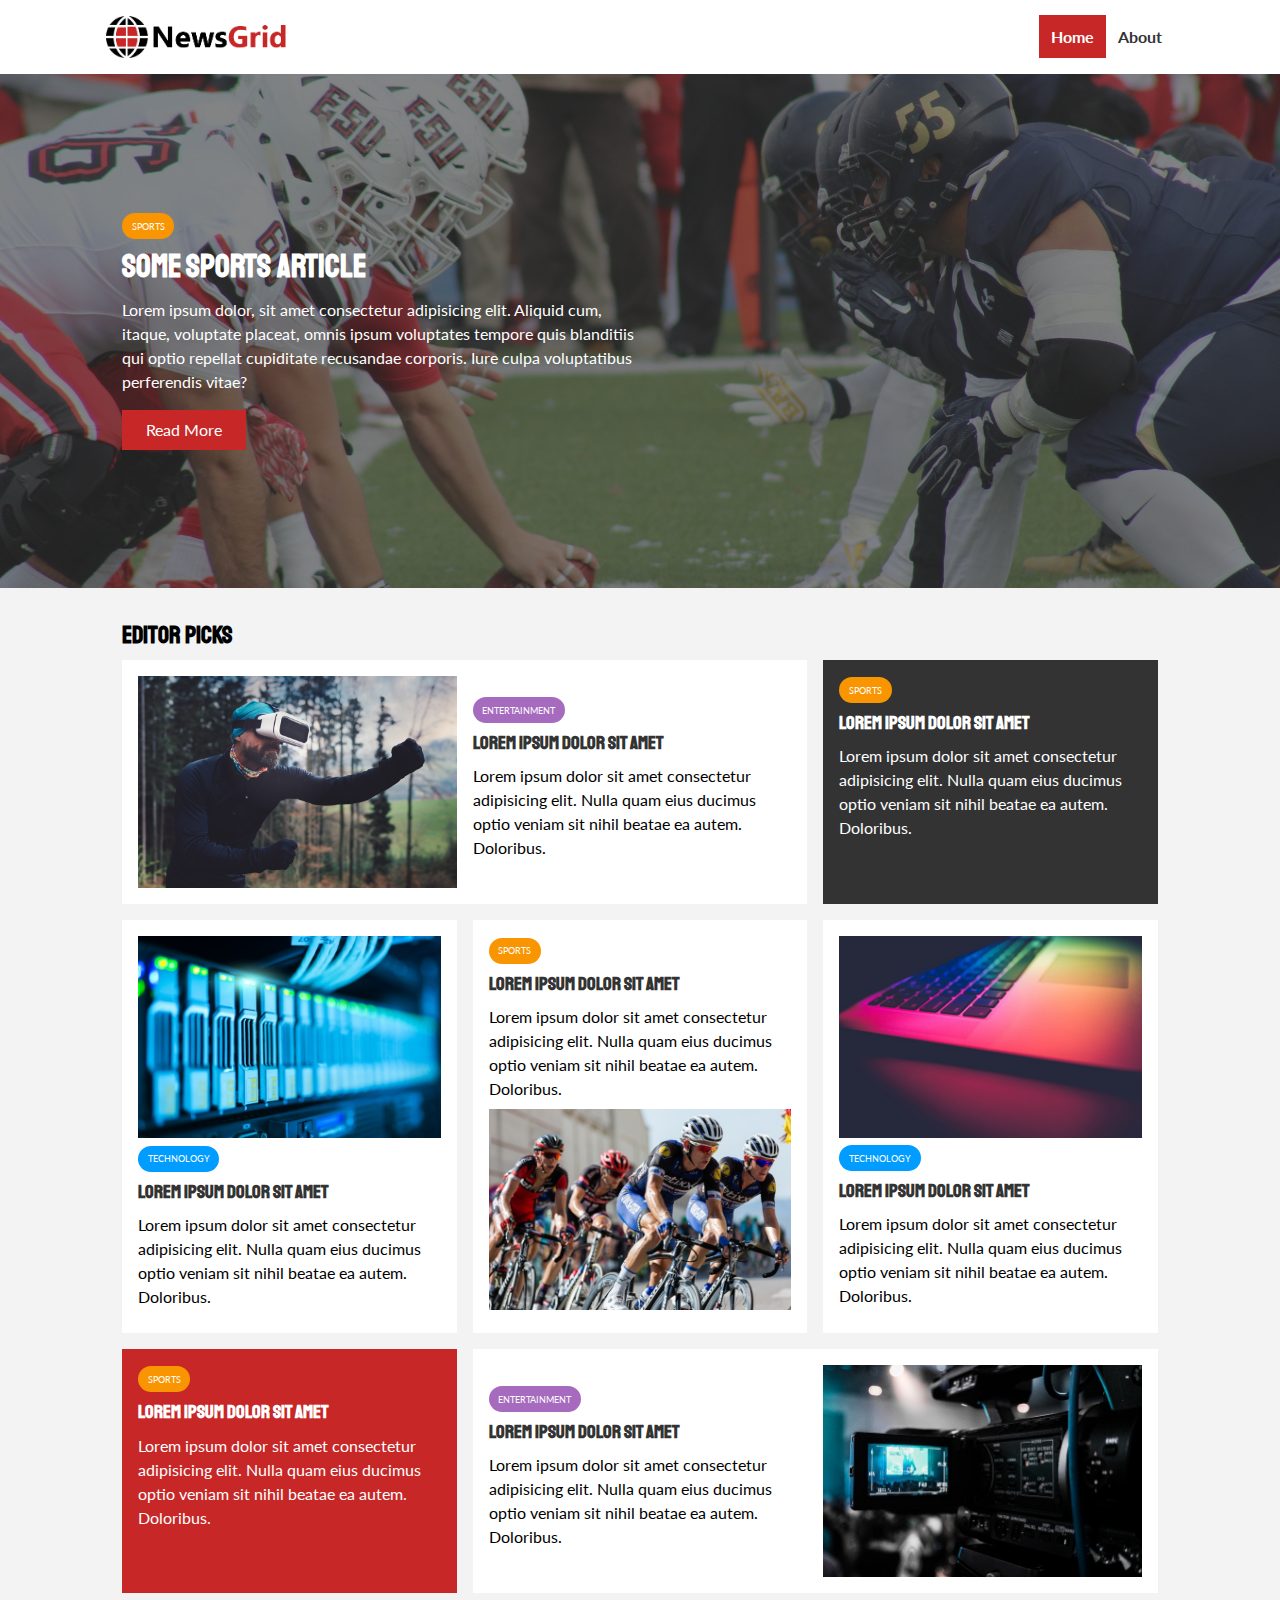
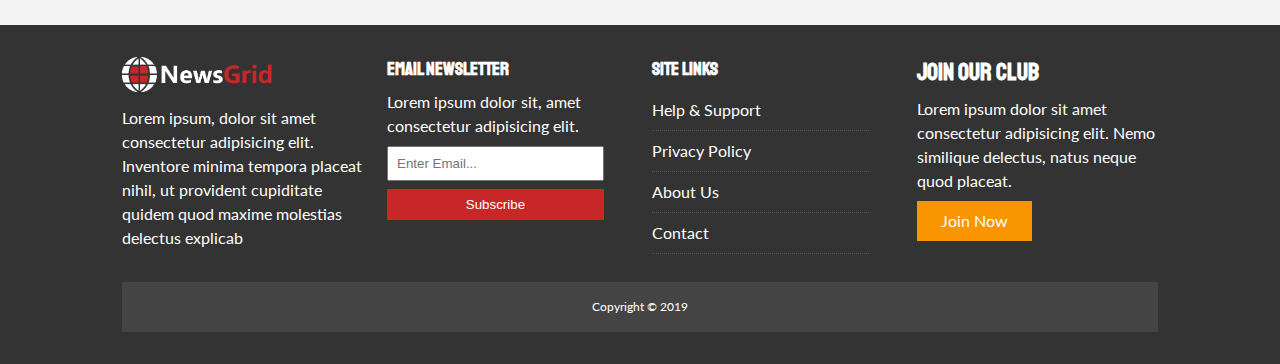
<file: index.html>
<!DOCTYPE html>
<html lang="en">
  <head>
    <meta charset="UTF-8" />
    <meta name="viewport" content="width=device-width, initial-scale=1.0" />
    <meta http-equiv="X-UA-Compatible" content="ie=edge" />
    <link
      href="https://fonts.googleapis.com/css?family=Lato|Staatliches&display=swap"
      rel="stylesheet"
    />
    <link rel="stylesheet" href="css/style.css" />
    <link
      rel="stylesheet"
      media="screen and (max-width: 768px)"
      href="css/mobile.css"
    />
    <link
      rel="stylesheet"
      href="https://use.fontawesome.com/releases/v5.7.2/css/all.css"
      integrity="sha384-fnmOCqbTlWIlj8LyTjo7mOUStjsKC4pOpQbqyi7RrhN7udi9RwhKkMHpvLbHG9Sr"
      crossorigin="anonymous"
    />
    <title>NewsGrid | Latest News</title>
  </head>
  <body>
    <nav id="main-nav">
      <div class="container">
        <img src="img/logo.png" alt="NewsGrid" class="logo" />
        <div class="social">
          <a href="http://facebook.com"
            ><i class="fab fa-facebook fa-2x"></i
          ></a>
          <a href="http://twitter.com"><i class="fab fa-twitter fa-2x"></i></a>
          <a href="http://instagram.com"
            ><i class="fab fa-instagram fa-2x"></i
          ></a>
          <a href="http://youtube.com"><i class="fab fa-youtube fa-2x"></i></a>
        </div>
        <ul>
          <li><a href="index.html" class="current">Home</a></li>
          <li><a href="about.html">About</a></li>
        </ul>
      </div>
    </nav>

    <!-- Showcase -->
    <header id="showcase">
      <div class="container">
        <div class="showcase-container">
          <div class="showcase-content">
            <div class="category category-sports">Sports</div>
            <h1>Some Sports Article</h1>
            <p>
              Lorem ipsum dolor, sit amet consectetur adipisicing elit. Aliquid
              cum, itaque, voluptate placeat, omnis ipsum voluptates tempore
              quis blanditiis qui optio repellat cupiditate recusandae corporis.
              Iure culpa voluptatibus perferendis vitae?
            </p>
            <a href="article.html" class="btn btn-primary">Read More</a>
          </div>
        </div>
      </div>
    </header>

    <!-- Home Articles -->
    <section id="home-articles" class="py-2">
      <div class="container">
        <h2>Editor Picks</h2>
        <div class="articles-container">
          <article class="card">
            <img src="img/articles/ent1.jpg" alt="" />
            <div>
              <div class="category category-ent">Entertainment</div>
              <h3>
                <a href="article.html">Lorem ipsum dolor sit amet</a>
              </h3>
              <p>
                Lorem ipsum dolor sit amet consectetur adipisicing elit. Nulla
                quam eius ducimus optio veniam sit nihil beatae ea autem.
                Doloribus.
              </p>
            </div>
          </article>
          <article class="card bg-dark">
            <div class="category category-sports">Sports</div>
            <h3>
              <a href="article.html">Lorem ipsum dolor sit amet</a>
            </h3>
            <p>
              Lorem ipsum dolor sit amet consectetur adipisicing elit. Nulla
              quam eius ducimus optio veniam sit nihil beatae ea autem.
              Doloribus.
            </p>
          </article>
          <article class="card">
            <img src="img/articles/tech1.jpg" alt="" />
            <div class="category category-tech">Technology</div>
            <h3>
              <a href="article.html">Lorem ipsum dolor sit amet</a>
            </h3>
            <p>
              Lorem ipsum dolor sit amet consectetur adipisicing elit. Nulla
              quam eius ducimus optio veniam sit nihil beatae ea autem.
              Doloribus.
            </p>
          </article>
          <article class="card">
            <div class="category category-sports">Sports</div>
            <h3>
              <a href="article.html">Lorem ipsum dolor sit amet</a>
            </h3>
            <p>
              Lorem ipsum dolor sit amet consectetur adipisicing elit. Nulla
              quam eius ducimus optio veniam sit nihil beatae ea autem.
              Doloribus.
            </p>
            <img src="img/articles/sports1.jpg" alt="" />
          </article>
          <article class="card">
            <img src="img/articles/tech2.jpg" alt="" />
            <div class="category category-tech">Technology</div>
            <h3>
              <a href="article.html">Lorem ipsum dolor sit amet</a>
            </h3>
            <p>
              Lorem ipsum dolor sit amet consectetur adipisicing elit. Nulla
              quam eius ducimus optio veniam sit nihil beatae ea autem.
              Doloribus.
            </p>
          </article>
          <article class="card bg-primary">
            <div class="category category-sports">Sports</div>
            <h3>
              <a href="article.html">Lorem ipsum dolor sit amet</a>
            </h3>
            <p>
              Lorem ipsum dolor sit amet consectetur adipisicing elit. Nulla
              quam eius ducimus optio veniam sit nihil beatae ea autem.
              Doloribus.
            </p>
          </article>
          <article class="card">
            <div>
              <div class="category category-ent">Entertainment</div>
              <h3>
                <a href="article.html">Lorem ipsum dolor sit amet</a>
              </h3>
              <p>
                Lorem ipsum dolor sit amet consectetur adipisicing elit. Nulla
                quam eius ducimus optio veniam sit nihil beatae ea autem.
                Doloribus.
              </p>
            </div>
            <img src="img/articles/ent2.jpg" alt="" />
          </article>
        </div>
      </div>
    </section>

    <!-- Footer -->
    <footer id="main-footer" class="py-2">
      <div class="container footer-container">
        <div>
          <img src="img/logo_light.png" alt="NewsGrid" />
          <p>
            Lorem ipsum, dolor sit amet consectetur adipisicing elit. Inventore
            minima tempora placeat nihil, ut provident cupiditate quidem quod
            maxime molestias delectus explicab
          </p>
        </div>
        <div>
          <h3>Email Newsletter</h3>
          <p>Lorem ipsum dolor sit, amet consectetur adipisicing elit.</p>
          <form>
            <input type="email" placeholder="Enter Email..." id="" />
            <input type="submit" value="Subscribe" class="btn btn-primary" />
          </form>
        </div>
        <div>
          <h3>Site Links</h3>
          <ul class="list">
            <li><a href="#">Help & Support</a></li>
            <li><a href="#">Privacy Policy</a></li>
            <li><a href="#">About Us</a></li>
            <li><a href="#">Contact</a></li>
          </ul>
        </div>
        <div>
          <h2>Join Our Club</h2>
          <p>
            Lorem ipsum dolor sit amet consectetur adipisicing elit. Nemo
            similique delectus, natus neque quod placeat.
          </p>
          <a href="#" class="btn btn-secondary">Join Now</a>
        </div>
        <div>
          <p>Copyright &copy; 2019</p>
        </div>
      </div>
    </footer>
  </body>
</html>
</file>
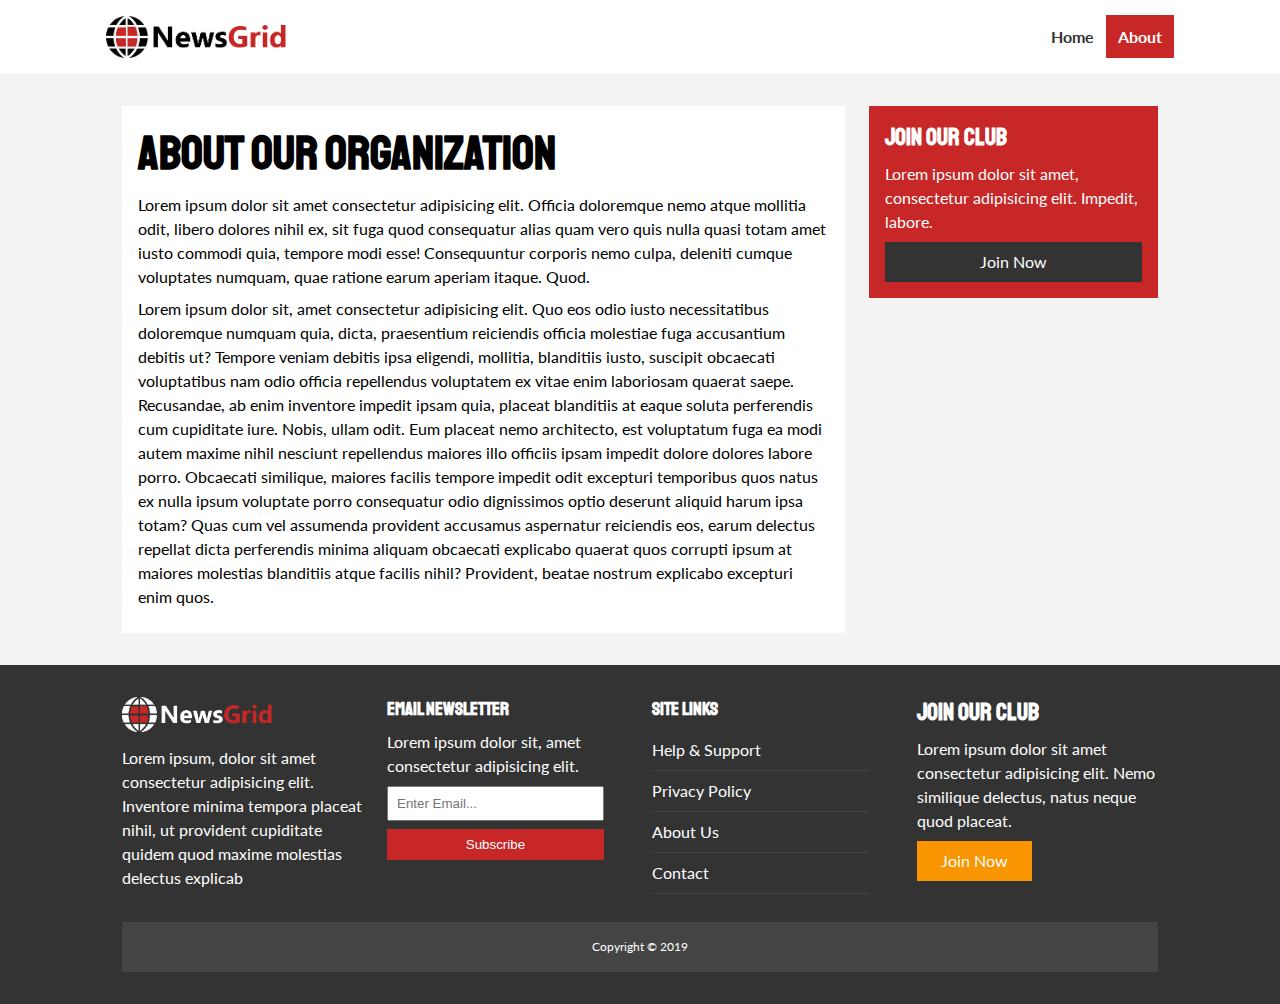
<file: about.html>
<!DOCTYPE html>
<html lang="en">
  <head>
    <meta charset="UTF-8" />
    <meta name="viewport" content="width=device-width, initial-scale=1.0" />
    <meta http-equiv="X-UA-Compatible" content="ie=edge" />
    <title>NewsGrid | About</title>

    <link
      href="https://fonts.googleapis.com/css?family=Lato|Staatliches"
      rel="stylesheet"
    />

    <link
      rel="stylesheet"
      href="https://use.fontawesome.com/releases/v5.7.2/css/all.css"
      integrity="sha384-fnmOCqbTlWIlj8LyTjo7mOUStjsKC4pOpQbqyi7RrhN7udi9RwhKkMHpvLbHG9Sr"
      crossorigin="anonymous"
    />

    <link rel="stylesheet" href="css/style.css" />
    <link
      rel="stylesheet"
      href="css/mobile.css"
      media="screen and (max-width: 768px)"
    />
  </head>
  <body>
    <nav id="main-nav">
      <div class="container">
        <img src="img/logo.png" alt="News Grid" class="logo" />
        <div class="social">
          <a href="http://facebook.com"
            ><i class="fab fa-facebook fa-2x" target="_blank"></i
          ></a>
          <a href="http://twitter.com"
            ><i class="fab fa-twitter fa-2x" target="_blank"></i
          ></a>
          <a href="http://instagram.com"
            ><i class="fab fa-instagram fa-2x" target="_blank"></i
          ></a>
          <a href="http://youtube.com"
            ><i class="fab fa-youtube fa-2x" target="_blank"></i
          ></a>
        </div>
        <ul>
          <li><a href="index.html">Home</a></li>
          <li><a href="about.html" class="current">About</a></li>
        </ul>
      </div>
    </nav>

    <section id="about">
      <div class="container">
        <div class="page-container">
          <article class="card">
            <h1 class="l-heading">About Our Organization</h1>
            <p>
              Lorem ipsum dolor sit amet consectetur adipisicing elit. Officia
              doloremque nemo atque mollitia odit, libero dolores nihil ex, sit
              fuga quod consequatur alias quam vero quis nulla quasi totam amet
              iusto commodi quia, tempore modi esse! Consequuntur corporis nemo
              culpa, deleniti cumque voluptates numquam, quae ratione earum
              aperiam itaque. Quod.
            </p>
            <p>
              Lorem ipsum dolor sit, amet consectetur adipisicing elit. Quo eos
              odio iusto necessitatibus doloremque numquam quia, dicta,
              praesentium reiciendis officia molestiae fuga accusantium debitis
              ut? Tempore veniam debitis ipsa eligendi, mollitia, blanditiis
              iusto, suscipit obcaecati voluptatibus nam odio officia
              repellendus voluptatem ex vitae enim laboriosam quaerat saepe.
              Recusandae, ab enim inventore impedit ipsam quia, placeat
              blanditiis at eaque soluta perferendis cum cupiditate iure. Nobis,
              ullam odit. Eum placeat nemo architecto, est voluptatum fuga ea
              modi autem maxime nihil nesciunt repellendus maiores illo officiis
              ipsam impedit dolore dolores labore porro. Obcaecati similique,
              maiores facilis tempore impedit odit excepturi temporibus quos
              natus ex nulla ipsum voluptate porro consequatur odio dignissimos
              optio deserunt aliquid harum ipsa totam? Quas cum vel assumenda
              provident accusamus aspernatur reiciendis eos, earum delectus
              repellat dicta perferendis minima aliquam obcaecati explicabo
              quaerat quos corrupti ipsum at maiores molestias blanditiis atque
              facilis nihil? Provident, beatae nostrum explicabo excepturi enim
              quos.
            </p>
          </article>
          <aside class="card bg-primary">
            <h2>Join Our Club</h2>
            <p>
              Lorem ipsum dolor sit amet, consectetur adipisicing elit. Impedit,
              labore.
            </p>
            <a href="#" class="btn btn-dark btn-block">Join Now</a>
          </aside>
        </div>
      </div>
    </section>

    <!-- Footer -->
    <footer id="main-footer" class="py-2">
      <div class="container footer-container">
        <div>
          <img src="img/logo_light.png" alt="NewsGrid" />
          <p>
            Lorem ipsum, dolor sit amet consectetur adipisicing elit. Inventore
            minima tempora placeat nihil, ut provident cupiditate quidem quod
            maxime molestias delectus explicab
          </p>
        </div>
        <div>
          <h3>Email Newsletter</h3>
          <p>Lorem ipsum dolor sit, amet consectetur adipisicing elit.</p>
          <form>
            <input type="email" placeholder="Enter Email..." id="" />
            <input type="submit" value="Subscribe" class="btn btn-primary" />
          </form>
        </div>
        <div>
          <h3>Site Links</h3>
          <ul class="list">
            <li><a href="#">Help & Support</a></li>
            <li><a href="#">Privacy Policy</a></li>
            <li><a href="#">About Us</a></li>
            <li><a href="#">Contact</a></li>
          </ul>
        </div>
        <div>
          <h2>Join Our Club</h2>
          <p>
            Lorem ipsum dolor sit amet consectetur adipisicing elit. Nemo
            similique delectus, natus neque quod placeat.
          </p>
          <a href="#" class="btn btn-secondary">Join Now</a>
        </div>
        <div>
          <p>Copyright &copy; 2019</p>
        </div>
      </div>
    </footer>
  </body>
</html>
</file>
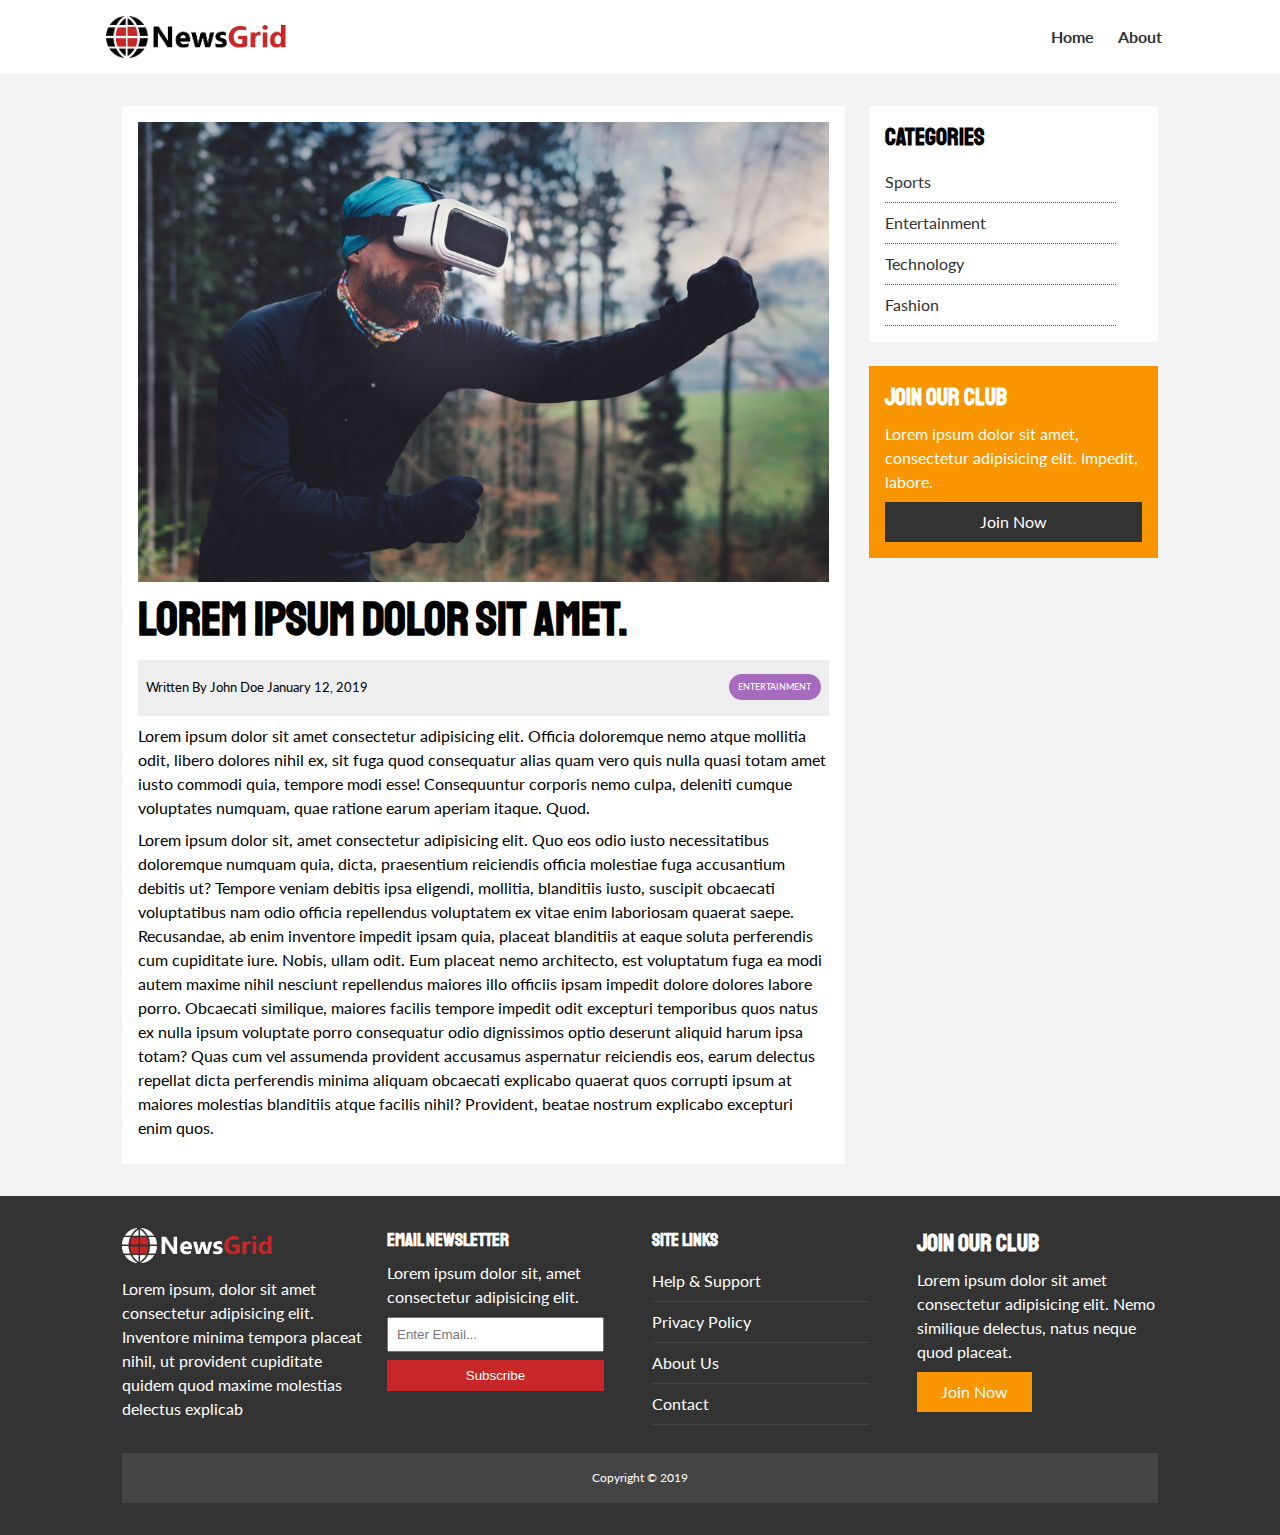
<file: article.html>
<!DOCTYPE html>
<html lang="en">
  <head>
    <meta charset="UTF-8" />
    <meta name="viewport" content="width=device-width, initial-scale=1.0" />
    <meta http-equiv="X-UA-Compatible" content="ie=edge" />
    <title>NewsGrid | Latest News</title>

    <link
      href="https://fonts.googleapis.com/css?family=Lato|Staatliches"
      rel="stylesheet"
    />

    <link
      rel="stylesheet"
      href="https://use.fontawesome.com/releases/v5.7.2/css/all.css"
      integrity="sha384-fnmOCqbTlWIlj8LyTjo7mOUStjsKC4pOpQbqyi7RrhN7udi9RwhKkMHpvLbHG9Sr"
      crossorigin="anonymous"
    />

    <link rel="stylesheet" href="css/style.css" />
    <link
      rel="stylesheet"
      href="css/mobile.css"
      media="screen and (max-width: 768px)"
    />
  </head>
  <body>
    <nav id="main-nav">
      <div class="container">
        <img src="img/logo.png" alt="News Grid" class="logo" />
        <div class="social">
          <a href="http://facebook.com"
            ><i class="fab fa-facebook fa-2x" target="_blank"></i
          ></a>
          <a href="http://twitter.com"
            ><i class="fab fa-twitter fa-2x" target="_blank"></i
          ></a>
          <a href="http://instagram.com"
            ><i class="fab fa-instagram fa-2x" target="_blank"></i
          ></a>
          <a href="http://youtube.com"
            ><i class="fab fa-youtube fa-2x" target="_blank"></i
          ></a>
        </div>
        <ul>
          <li><a href="index.html">Home</a></li>
          <li><a href="about.html">About</a></li>
        </ul>
      </div>
    </nav>

    <section id="article">
      <div class="container">
        <div class="page-container">
          <article class="card">
            <img src="img/articles/ent1.jpg" alt="" />
            <h1 class="l-heading">Lorem ipsum dolor sit amet.</h1>
            <div class="meta">
              <small>
                <i class="fas fa-user"></i> Written By John Doe January 12, 2019
              </small>
              <div class="category category-ent">Entertainment</div>
            </div>
            <p>
              Lorem ipsum dolor sit amet consectetur adipisicing elit. Officia
              doloremque nemo atque mollitia odit, libero dolores nihil ex, sit
              fuga quod consequatur alias quam vero quis nulla quasi totam amet
              iusto commodi quia, tempore modi esse! Consequuntur corporis nemo
              culpa, deleniti cumque voluptates numquam, quae ratione earum
              aperiam itaque. Quod.
            </p>
            <p>
              Lorem ipsum dolor sit, amet consectetur adipisicing elit. Quo eos
              odio iusto necessitatibus doloremque numquam quia, dicta,
              praesentium reiciendis officia molestiae fuga accusantium debitis
              ut? Tempore veniam debitis ipsa eligendi, mollitia, blanditiis
              iusto, suscipit obcaecati voluptatibus nam odio officia
              repellendus voluptatem ex vitae enim laboriosam quaerat saepe.
              Recusandae, ab enim inventore impedit ipsam quia, placeat
              blanditiis at eaque soluta perferendis cum cupiditate iure. Nobis,
              ullam odit. Eum placeat nemo architecto, est voluptatum fuga ea
              modi autem maxime nihil nesciunt repellendus maiores illo officiis
              ipsam impedit dolore dolores labore porro. Obcaecati similique,
              maiores facilis tempore impedit odit excepturi temporibus quos
              natus ex nulla ipsum voluptate porro consequatur odio dignissimos
              optio deserunt aliquid harum ipsa totam? Quas cum vel assumenda
              provident accusamus aspernatur reiciendis eos, earum delectus
              repellat dicta perferendis minima aliquam obcaecati explicabo
              quaerat quos corrupti ipsum at maiores molestias blanditiis atque
              facilis nihil? Provident, beatae nostrum explicabo excepturi enim
              quos.
            </p>
          </article>

          <aside class="card" id="categories">
            <h2>Categories</h2>
            <ul class="list">
              <li>
                <a href="#"><i class="fas fa-chevron-right"></i> Sports</a>
              </li>
              <li>
                <a href="#"
                  ><i class="fas fa-chevron-right"></i> Entertainment</a
                >
              </li>
              <li>
                <a href="#"><i class="fas fa-chevron-right"></i> Technology</a>
              </li>
              <li>
                <a href="#"><i class="fas fa-chevron-right"></i> Fashion</a>
              </li>
            </ul>
          </aside>
          <aside class="card bg-secondary">
            <h2>Join Our Club</h2>
            <p>
              Lorem ipsum dolor sit amet, consectetur adipisicing elit. Impedit,
              labore.
            </p>
            <a href="#" class="btn btn-dark btn-block">Join Now</a>
          </aside>
        </div>
      </div>
    </section>

    <!-- Footer -->
    <footer id="main-footer" class="py-2">
      <div class="container footer-container">
        <div>
          <img src="img/logo_light.png" alt="NewsGrid" />
          <p>
            Lorem ipsum, dolor sit amet consectetur adipisicing elit. Inventore
            minima tempora placeat nihil, ut provident cupiditate quidem quod
            maxime molestias delectus explicab
          </p>
        </div>
        <div>
          <h3>Email Newsletter</h3>
          <p>Lorem ipsum dolor sit, amet consectetur adipisicing elit.</p>
          <form>
            <input type="email" placeholder="Enter Email..." id="" />
            <input type="submit" value="Subscribe" class="btn btn-primary" />
          </form>
        </div>
        <div>
          <h3>Site Links</h3>
          <ul class="list">
            <li><a href="#">Help & Support</a></li>
            <li><a href="#">Privacy Policy</a></li>
            <li><a href="#">About Us</a></li>
            <li><a href="#">Contact</a></li>
          </ul>
        </div>
        <div>
          <h2>Join Our Club</h2>
          <p>
            Lorem ipsum dolor sit amet consectetur adipisicing elit. Nemo
            similique delectus, natus neque quod placeat.
          </p>
          <a href="#" class="btn btn-secondary">Join Now</a>
        </div>
        <div>
          <p>Copyright &copy; 2019</p>
        </div>
      </div>
    </footer>
  </body>
</html>
</file>
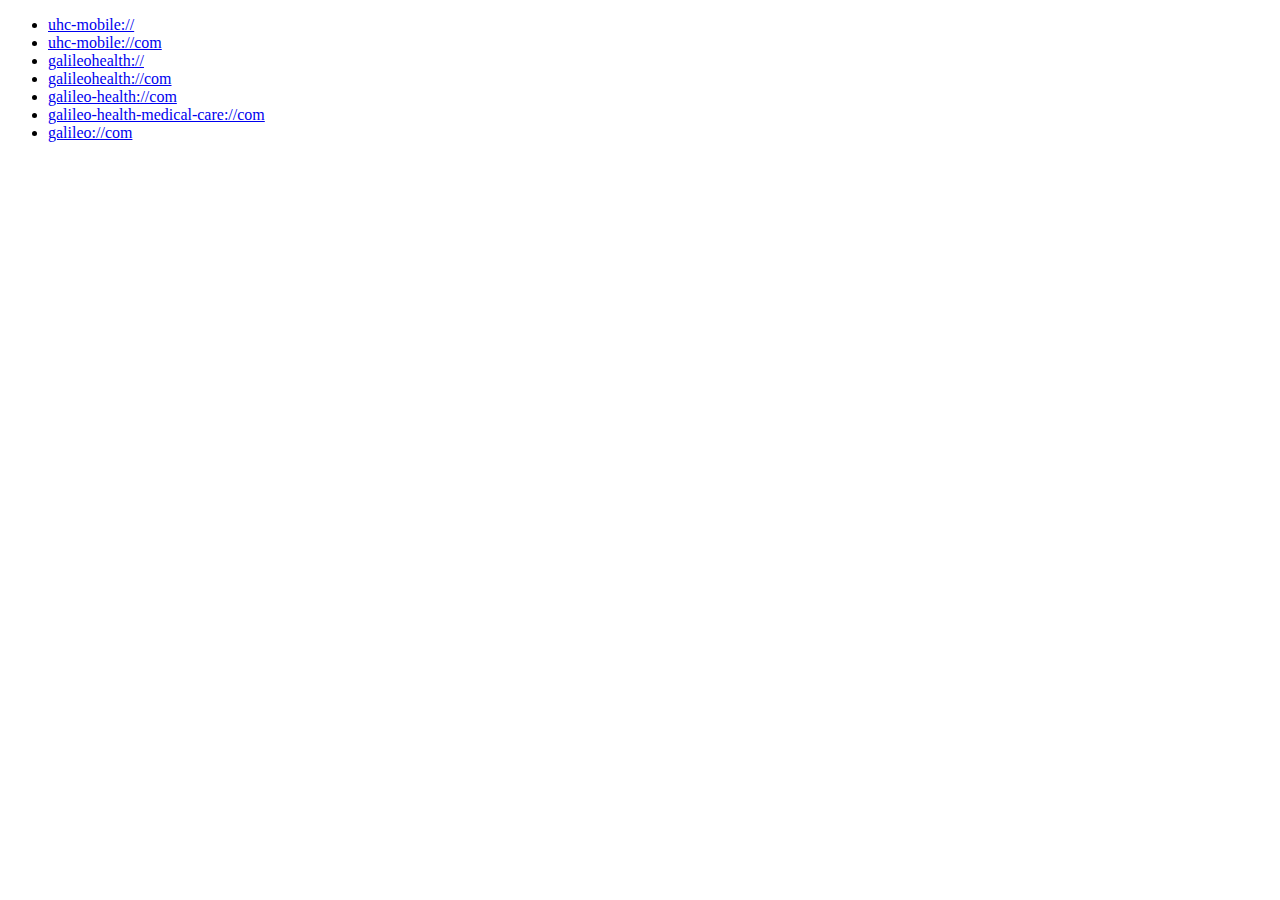
<file: test.html>
<!DOCTYPE html>
<html lang="en">
  <head>
    <meta charset="UTF-8" />
    <meta name="viewport" content="width=device-width, initial-scale=1.0" />
    <meta http-equiv="X-UA-Compatible" content="ie=edge" />
  </head>
  <body>
    <ul>
      <li>
        <a href="uhc-mobile://">uhc-mobile://</a>
      </li>
      <li>
        <a href="uhc-mobile://com">uhc-mobile://com</a>
      </li>
      <li>
        <a href="galileohealth://">galileohealth://</a>
      </li>
      <li>
        <a href="galileohealth://com">galileohealth://com</a>
      </li>
      <li>
        <a href="galileo-health://com">galileo-health://com</a>
      </li>
      <li>
        <a href="galileo-health-medical-care://com">galileo-health-medical-care://com</a>
      </li>
      <li>
        <a href="galileo://com">galileo://com</a>
      </li>
      
        
    </ul>
  </body>
</html>
</file>
<file: css/style.css>
:root {
  --primary-color: #c72727;
  --secondary-color: #f99500;
  --light-color: #f3f3f3;
  --dark-color: #333;
  --max-width: 1100px;
}

.category {
  --sports-color: #f99500;
  --ent-color: #a66bbe;
  --tech-color: #009cff;
}

* {
  margin: 0;
  padding: 0;
  box-sizing: border-box;
}

body {
  font-family: 'Lato', sans-serif;
  line-height: 1.5;
  background: var(--light-color);
}

a {
  color: #333;
  text-decoration: none;
}

ul {
  list-style: none;
}

p {
  margin: 0.5rem 0;
}

img {
  width: 100%;
}

h1,
h2,
h3,
h4,
h5,
h6 {
  font-family: 'Staatliches', cursive;
  margin-bottom: 0.55rem;
  line-height: 1.3;
}

/* Utility */
.container {
  max-width: var(--max-width);
  margin: auto;
  padding: 0 2rem;
  overflow: hidden;
}

.category {
  display: inline-block;
  color: #fff;
  font-size: 0.55rem;
  text-transform: uppercase;
  padding: 0.4rem 0.6rem;
  border-radius: 15px;
  margin-bottom: 0.5rem;
}

.category-sports {
  background: var(--sports-color);
}
.category-ent {
  background: var(--ent-color);
}
.category-tech {
  background: var(--tech-color);
}

.btn {
  display: inline-block;
  border: none;
  background: var(--dark-color);
  color: #fff;
  padding: 0.5rem 1.5rem;
}

.btn-light {
  background: var(--light-color);
}

.btn-primary {
  background: var(--primary-color);
}

.btn-secondary {
  background: var(--secondary-color);
}

.btn-block {
  display: block;
  width: 100%;
  text-align: center;
}

.btn:hover {
  opacity: 0.9;
}

.card {
  background: #fff;
  padding: 1rem;
}

.bg-dark {
  background: var(--dark-color);
  color: #fff;
}

.bg-primary {
  background: var(--primary-color);
  color: #fff;
}

.bg-secondary {
  background: var(--secondary-color);
  color: #fff;
}

.bg-dark h1,
.bg-dark h2,
.bg-dark h3,
.bg-dark a,
.bg-primary h1,
.bg-primary h2,
.bg-primary h3,
.bg-primary a,
.bg-secondary h1,
.bg-secondary h2,
.bg-secondary h3,
.bg-secondary a {
  color: #fff;
}

.py-1 {
  padding: 1.5rem 0;
}
.py-2 {
  padding: 2rem 0;
}
.py-3 {
  padding: 3rem 0;
}
.p-1 {
  padding: 1.5rem;
}
.p-2 {
  padding: 2rem;
}
.p-3 {
  padding: 3rem;
}

.l-heading {
  font-size: 3rem;
}

.list li {
  padding: 0.5rem 0;
  border-bottom: #555 dotted 1px;
  width: 90%;
}

.list li a:hover {
  color: var(--primary-color) !important;
}

/* Inner page grid container */
.page-container {
  display: grid;
  grid-template-columns: 5fr 2fr;
  margin: 2rem 0;
  grid-gap: 1.5rem;
}

.page-container > *:first-child {
  grid-row: 1 / span 3;
}

/* Navigation */
#main-nav {
  background: #fff;
  position: sticky;
  top: 0;
  z-index: 2;
}

#main-nav .container {
  display: grid;
  grid-template-columns: 6fr 3fr 2fr;
  padding: 1rem;
  align-items: center;
}

#main-nav .logo {
  width: 180px;
}

#main-nav ul {
  justify-self: end;
  display: flex;
}

#main-nav ul li a {
  padding: 0.75rem;
  font-weight: bold;
}

#main-nav ul li a.current {
  background: var(--primary-color);
  color: #fff;
}

#main-nav ul li a:hover {
  background: var(--light-color);
  color: var(--dark-color);
}

#main-nav .social {
  justify-self: center;
}

#main-nav .social i {
  color: #777;
  margin-right: 0.5rem;
}

/* Showcase */
#showcase {
  color: #fff;
  background: #333;
  padding: 2rem;
  position: relative;
}

#showcase:before {
  content: '';
  background: url('../img/featured.jpg') no-repeat center center/cover;
  position: absolute;
  top: 0;
  left: 0;
  width: 100%;
  height: 100%;
  opacity: 0.4;
}

#showcase .showcase-container {
  display: grid;
  grid-template-columns: repeat(2, 1fr);
  justify-content: center;
  align-items: center;
  height: 50vh;
}

#showcase .showcase-content {
  z-index: 1;
}

#showcase .showcase-content p {
  margin-bottom: 1rem;
}

/* Home Articles */
#home-articles .articles-container {
  display: grid;
  grid-template-columns: repeat(3, 1fr);
  grid-gap: 1rem;
}

#home-articles .articles-container > *:first-child,
#home-articles .articles-container > *:last-child {
  display: grid;
  grid-template-columns: repeat(2, 1fr);
  grid-gap: 1rem;
  align-items: center;
  grid-column: 1 / span 2;
}

#home-articles .articles-container > *:last-child {
  grid-column: 2 / span 2;
}

#article .meta {
  display: flex;
  justify-content: space-between;
  align-items: center;
  background: #eee;
  padding: 0.5rem;
}

#article .meta .category {
  margin-top: 0.4rem;
}

/* Footer */
#main-footer {
  background: var(--dark-color);
  color: #fff;
}

#main-footer img {
  width: 150px;
}

#main-footer a {
  color: #fff;
}

#main-footer .footer-container {
  display: grid;
  grid-template-columns: repeat(4, 1fr);
  grid-gap: 1.5rem;
}

#main-footer .footer-container > *:last-child {
  background: #444;
  grid-column: 1 / span 4;
  padding: 0.5rem;
  text-align: center;
  font-size: 0.75rem;
}

#main-footer .footer-container input[type='email'] {
  width: 90%;
  padding: 0.5rem;
  margin-bottom: 0.5rem;
}

#main-footer .footer-container input[type='submit'] {
  width: 90%;
}
</file>
<file: css/mobile.css>
#main-nav .social {
  display: none;
}

#main-nav .container {
  grid-template-columns: 1fr;
  grid-gap: 1.2rem;
}

#main-nav ul,
#main-nav .logo {
  justify-self: center;
}

#main-nav ul li a {
  padding: 0.5rem;
}

#home-articles .articles-container {
  grid-template-columns: repeat(2, 1fr);
}

#home-articles .articles-container > *:first-child,
#home-articles .articles-container > *:last-child {
  grid-template-columns: 1fr;
  grid-column: 1;
}

@media (max-width: 600px) {
  /* Stack Grid Items */
  #showcase .showcase-container,
  #home-articles .articles-container,
  #main-footer .footer-container {
    grid-template-columns: 1fr;
  }

  #main-footer .footer-container > *:last-child {
    grid-column: 1;
  }

  #main-footer .footer-container > *:first-child,
  #main-footer .footer-container > *:nth-child(2) {
    border-bottom: #444 dotted 1px;
    padding-bottom: 1rem;
  }

  .page-container {
    grid-template-columns: 1fr;
    /* text-align: center; */
  }

  .page-container > *:first-child {
    grid-row: 1;
  }

  .l-heading {
    font-size: 2rem;
  }
}
</file>
